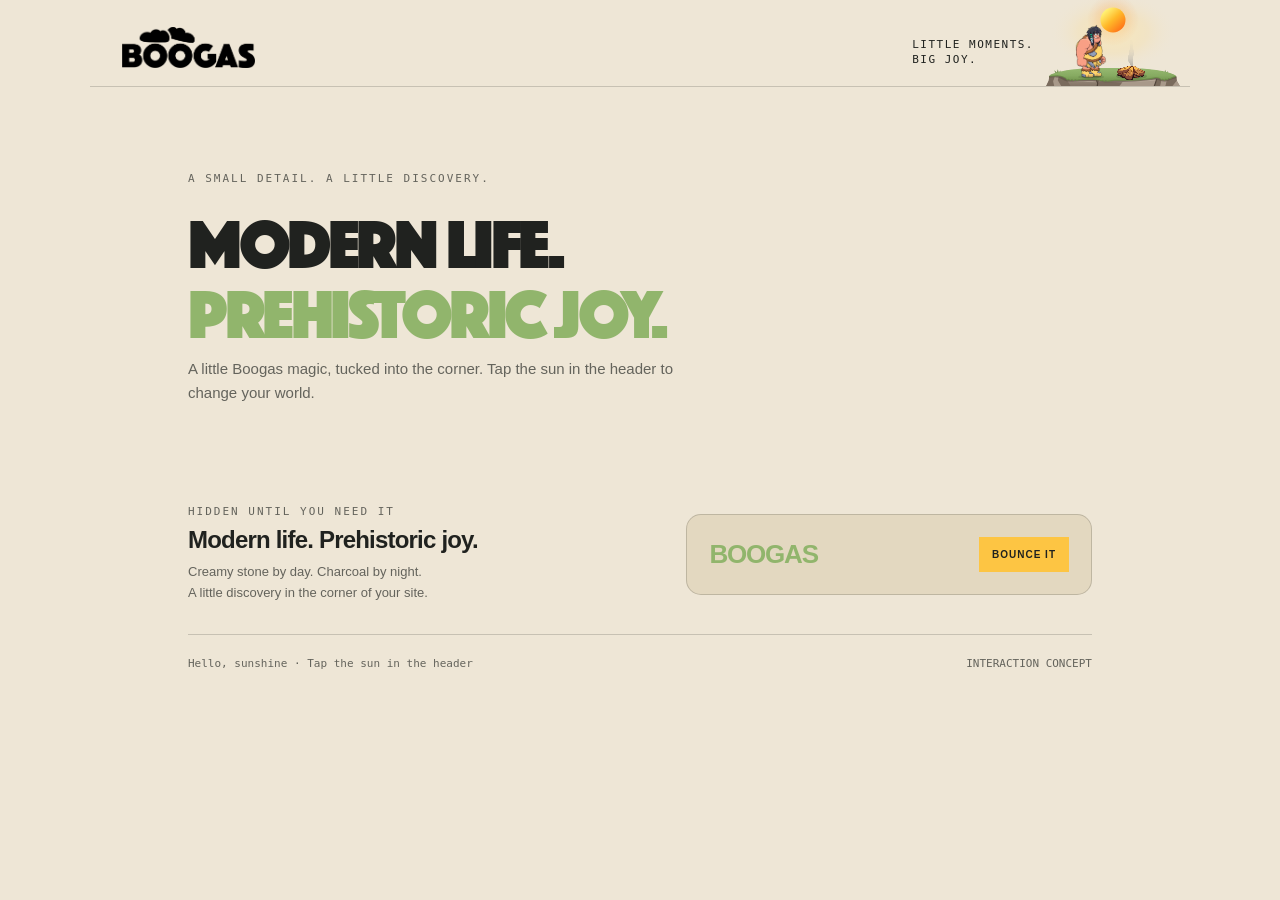
<file: index.html>
<!doctype html>
<html lang="en">
<head>
  <meta charset="utf-8">
  <meta name="viewport" content="width=device-width,initial-scale=1">
  <meta name="theme-color" content="#EEE6D6">
  <title>Boogas — Drag the Sun</title>
  <link rel="preload" as="image" href="assets/boogas-logo.webp">
  <link rel="preload" as="image" href="assets/fireplace-sheet.webp">
  <style>
    @font-face {
      font-family: Boogas;
      src: url('assets/boogas.otf');
      font-display: swap;
    }

    * {
      box-sizing: border-box;
    }

    [hidden] {
      display: none !important;
    }

    body {
      margin: 0;
      background: var(--paper);
      color: var(--ink);
      font-family: Arial, sans-serif;
      --paper: #eee6d6;
      --ink: #20221f;
      --green: #91b56c;
      --line: #20221f30;
      --soft: #20221f99;
      --panel: #e3d8c0;
      --logo: brightness(0);
      transition: background-color 0.08s linear, color 0.08s linear;
    }

    button, input {
      -webkit-tap-highlight-color: transparent;
    }

    button {
      font: inherit;
      cursor: pointer;
    }

    button:focus-visible,
    input:focus-visible,
    .header-stage:focus-visible {
      outline: 3px solid #b78d29;
      outline-offset: 5px;
    }

    header {
      max-width: 1100px;
      margin: auto;
      padding: 0 32px;
      display: flex;
      align-items: flex-end;
      justify-content: space-between;
      border-bottom: 1px solid var(--line);
      position: relative;
      z-index: 5;
      gap: 20px;
    }

    .brand-logo {
      width: 133px;
      filter: var(--logo, brightness(0));
      margin-bottom: 18px;
      flex-shrink: 0;
    }

    .header-right {
      margin-left: auto;
      display: flex;
      align-items: flex-end;
      gap: 8px;
    }

    .edition {
      font: 11px monospace;
      text-transform: uppercase;
      letter-spacing: 1.5px;
      line-height: 1.35;
      margin-bottom: 18px;
      color: var(--ink);
    }

    /* Interactive Top-Right Boogas Campfire & Sky Header Stage */
    .header-stage {
      position: relative;
      width: 142px;
      height: 108px;
      margin-top: -22px;
      margin-right: -26px;
      cursor: pointer;
      user-select: none;
      touch-action: none;
      flex-shrink: 0;
    }

    .header-stage.dragging {
      cursor: grabbing;
    }

    .stage-svg {
      width: 100%;
      height: 100%;
      display: block;
      overflow: visible;
    }

    /* Animated Fireplace Canvas layered directly on the mossy stone ledge */
    .fireplace-canvas {
      position: absolute;
      left: 75px;
      top: 53.5px;
      width: 29px;
      height: 48px;
      pointer-events: none;
      z-index: 3;
    }

    main {
      max-width: 960px;
      margin: auto;
      padding: 85px 28px 28px;
    }

    .eyebrow {
      font: 11px monospace;
      letter-spacing: 2px;
      text-transform: uppercase;
      color: var(--soft);
    }

    h1 {
      font-family: Boogas, Arial, sans-serif;
      font-weight: 400;
      font-size: clamp(42px, 7vw, 70px);
      letter-spacing: -3.5px;
      line-height: 1;
      margin: 15px 0 17px;
      max-width: 700px;
    }

    p {
      line-height: 1.6;
    }

    .intro {
      color: var(--soft);
      font-size: 15px;
      max-width: 520px;
      margin-bottom: 28px;
    }

    .preview {
      margin-top: 70px;
      display: grid;
      grid-template-columns: 1.15fr 1fr;
      gap: 32px;
      align-items: center;
      padding: 30px 0;
      border-bottom: 1px solid var(--line);
    }

    .preview h2 {
      font-size: 24px;
      letter-spacing: -0.8px;
      margin: 8px 0;
    }

    .preview p {
      font-size: 13px;
      color: var(--soft);
      margin: 0;
    }

    .sample {
      background: var(--panel);
      border: 1px solid var(--line);
      border-radius: 15px;
      padding: 22px;
      display: flex;
      align-items: center;
      justify-content: space-between;
      gap: 15px;
    }

    .sample strong {
      color: var(--green);
      font-size: 26px;
      letter-spacing: -1.2px;
    }

    .sample span {
      background: #fdc543;
      color: #20221f;
      font-size: 10px;
      font-weight: bold;
      letter-spacing: 1px;
      padding: 12px 13px;
      white-space: nowrap;
    }

    footer {
      font: 11px monospace;
      color: var(--soft);
      display: flex;
      justify-content: space-between;
      gap: 15px;
      padding: 20px 0;
      line-height: 1.6;
    }

    .sr {
      position: absolute;
      width: 1px;
      height: 1px;
      overflow: hidden;
      clip-path: inset(50%);
    }

    @media (max-width: 680px) {
      header {
        padding: 0 18px;
      }
      header .edition {
        display: none;
      }
      .brand-logo {
        width: 112px;
        margin-bottom: 14px;
      }
      .header-stage {
        width: 130px;
        height: 99px;
        margin-top: -20px;
        margin-right: -8px;
      }
      .fireplace-canvas {
        left: 69px;
        top: 49px;
        width: 26.5px;
        height: 44px;
      }
      main {
        padding: 65px 18px 18px;
      }
      h1 {
        font-size: 45px;
        letter-spacing: -1px;
      }
      .intro {
        font-size: 14px;
      }
      .preview {
        margin-top: 40px;
        grid-template-columns: 1fr;
        gap: 18px;
      }
      .sample {
        padding: 20px;
      }
      footer {
        flex-wrap: wrap;
      }
    }
  </style>
</head>
<body>
  <header>
    <img class="brand-logo" src="assets/boogas-logo.webp" alt="Boogas">
    <div class="header-right">
      <div class="edition">Little moments.<br>Big joy.</div>

      <!-- Interactive Boogas Header Scene: Sitting Booga on Land + Bonfire + Pure SVG Sun & Animations Moon -->
      <div id="header-stage" class="header-stage" role="button" tabindex="0" aria-label="Boogas day and night sky control. Tap to make Nomad hit the sun or moon into orbit.">
        <svg class="stage-svg" id="stage-svg" viewBox="0 0 142 108" aria-hidden="true">
          <defs>
            <!-- Clip path aligned flush with the bottom of the header so the orb sets cleanly behind the land -->
            <clipPath id="skyStageClip">
              <rect x="-30" y="-80" width="202" height="188"/>
            </clipPath>

            <!-- Ambient Day / Golden Hour / Night Sky Backdrop Glows -->
            <radialGradient id="daySkyAura" cx="50%" cy="50%" r="50%">
              <stop offset="0%" stop-color="#fff4c2" stop-opacity="0.55"/>
              <stop offset="55%" stop-color="#ffd97d" stop-opacity="0.18"/>
              <stop offset="100%" stop-color="#eee6d6" stop-opacity="0"/>
            </radialGradient>

            <radialGradient id="duskSkyAura" cx="50%" cy="50%" r="50%">
              <stop offset="0%" stop-color="#ff9a44" stop-opacity="0.52"/>
              <stop offset="58%" stop-color="#e05a36" stop-opacity="0.16"/>
              <stop offset="100%" stop-color="#20221f" stop-opacity="0"/>
            </radialGradient>

            <radialGradient id="nightSkyAura" cx="50%" cy="50%" r="50%">
              <stop offset="0%" stop-color="#2b3566" stop-opacity="0.55"/>
              <stop offset="58%" stop-color="#1d2238" stop-opacity="0.22"/>
              <stop offset="100%" stop-color="#20221f" stop-opacity="0"/>
            </radialGradient>

            <!-- PURE SVG LINELESS SUN GRADIENTS (Exact 2D linear-gradient + soft bloom formula matching Symbol 8 Moon) -->
            <radialGradient id="sunOuterBloom" cx="50%" cy="50%" r="50%">
              <stop offset="0%" stop-color="#ffc83b" stop-opacity="0.50"/>
              <stop offset="45%" stop-color="#ff9a24" stop-opacity="0.20"/>
              <stop offset="78%" stop-color="#ff7b18" stop-opacity="0.06"/>
              <stop offset="100%" stop-color="#ff6200" stop-opacity="0"/>
            </radialGradient>

            <linearGradient id="sunFillGrad" x1="18%" y1="14%" x2="84%" y2="86%">
              <stop offset="0%" stop-color="#FFF275"/>
              <stop offset="48%" stop-color="#FFB929"/>
              <stop offset="100%" stop-color="#FF7619"/>
            </linearGradient>

            <!-- ANIMATIONS FOLDER MOON & STARS GRADIENTS (Exact Symbol 8 from DesertBG - Living Loop.fla) -->
            <!-- Crescent-shaped soft blur filter so moonlight radiates from the crescent itself with NO dot in the hollow center -->
            <filter id="moonCrescentGlow" x="-70%" y="-70%" width="240%" height="240%">
              <feGaussianBlur in="SourceGraphic" stdDeviation="11" result="moonBlur"/>
              <feComponentTransfer in="moonBlur" result="softMoonBlur">
                <feFuncA type="linear" slope="0.52"/>
              </feComponentTransfer>
              <feMerge>
                <feMergeNode in="softMoonBlur"/>
                <feMergeNode in="SourceGraphic"/>
              </feMerge>
            </filter>

            <linearGradient id="animMoonFill" x1="18%" y1="82%" x2="84%" y2="14%">
              <stop offset="0%" stop-color="#525CC7"/>
              <stop offset="22%" stop-color="#525CC7"/>
              <stop offset="100%" stop-color="#ADEEFF"/>
            </linearGradient>

            <filter id="starGlow" x="-50%" y="-50%" width="200%" height="200%">
              <feGaussianBlur stdDeviation="0.45" result="blur"/>
              <feMerge>
                <feMergeNode in="blur"/>
                <feMergeNode in="SourceGraphic"/>
              </feMerge>
            </filter>

            <!-- Warm Bonfire Light Pool on Land & Booga at Night -->
            <radialGradient id="fireGroundGlow" cx="50%" cy="50%" r="50%">
              <stop offset="0%" stop-color="#ff9d3b" stop-opacity="0.72"/>
              <stop offset="48%" stop-color="#ff651c" stop-opacity="0.34"/>
              <stop offset="100%" stop-color="#ff4500" stop-opacity="0"/>
            </radialGradient>

            <!-- Lineless Mossy Stone Ledge Gradients (using webpage green #91b56c + faceted warm stone, interpolated Day/Night) -->
            <linearGradient id="landGrad" x1="0%" y1="0%" x2="0%" y2="100%">
              <stop id="land-stop-0" offset="0%" stop-color="#96b970"/>
              <stop id="land-stop-1" offset="58%" stop-color="#87ab62"/>
              <stop id="land-stop-2" offset="100%" stop-color="#749750"/>
            </linearGradient>

            <linearGradient id="rockBaseGrad" x1="0%" y1="0%" x2="0%" y2="100%">
              <stop id="rock-stop-0" offset="0%" stop-color="#9e8f80"/>
              <stop id="rock-stop-1" offset="100%" stop-color="#847567"/>
            </linearGradient>
          </defs>

          <g clip-path="url(#skyStageClip)">
            <!-- 1. SKY AMBIENT AURAS -->
            <ellipse id="sky-day-aura" cx="71" cy="54" rx="64" ry="40" fill="url(#daySkyAura)"/>
            <ellipse id="sky-dusk-aura" cx="71" cy="68" rx="68" ry="42" fill="url(#duskSkyAura)" opacity="0"/>
            <ellipse id="sky-night-aura" cx="71" cy="55" rx="66" ry="42" fill="url(#nightSkyAura)" opacity="0"/>

            <!-- Subtle Tiny Pinprick Stars (tucked lower in the sky, well away from the top edge) -->
            <g id="night-stars" opacity="0" filter="url(#starGlow)">
              <circle class="twinkle-star" data-phase="0.0" cx="22" cy="54" r="0.65" fill="#d8eeff"/>
              <circle class="twinkle-star" data-phase="1.3" cx="31" cy="45" r="0.75" fill="#b8dcff"/>
              <circle class="twinkle-star" data-phase="2.4" cx="18" cy="68" r="0.55" fill="#d8eeff"/>
              <circle class="twinkle-star" data-phase="0.8" cx="54" cy="48" r="0.60" fill="#a8d8ff"/>
              <circle class="twinkle-star" data-phase="1.9" cx="92" cy="44" r="0.70" fill="#d8eeff"/>
              <circle class="twinkle-star" data-phase="3.1" cx="110" cy="48" r="0.80" fill="#b8dcff"/>
              <circle class="twinkle-star" data-phase="0.5" cx="122" cy="58" r="0.65" fill="#d8eeff"/>
              <circle class="twinkle-star" data-phase="2.1" cx="114" cy="70" r="0.55" fill="#a8d8ff"/>
            </g>

            <!-- 2. CELESTIAL ORBIT LAYER (Behind the Grassy Bump so Sun & Moon set/rise behind the land!) -->
            <!-- PURE SVG LINELESS SUN (Exact 2D linear-gradient + soft bloom matching Symbol 8 Moon, zero outlines) -->
            <g id="sun-orb" transform="translate(71, 42)">
              <g id="sun-shape">
                <circle cx="0" cy="0" r="26" fill="url(#sunOuterBloom)"/>
                <circle cx="0" cy="0" r="12.5" fill="url(#sunFillGrad)"/>
              </g>
            </g>

            <!-- ANIMATIONS FOLDER MOON (Exact vector & gradient from DesertBG Symbol 8, zero outlines, crescent-only glow) -->
            <g id="moon-orb" transform="translate(71, 142)">
              <g id="moon-shape">
                <g transform="scale(0.32) translate(-74.8, -78.5)" filter="url(#moonCrescentGlow)">
                  <path d="M 104.95 50.80 Q 105.35 51.00 105.80 50.85 Q 106.30 50.70 106.50 50.30 Q 106.85 49.65 106.40 49.05 Q 100.35 41.80 91.35 38.45 Q 82.65 35.25 73.20 36.35 Q 63.60 37.45 55.50 42.75 Q 46.85 48.40 41.65 57.70 Q 33.10 72.80 37.75 89.55 Q 42.40 106.25 57.50 114.80 Q 65.00 119.05 73.65 119.95 Q 88.15 121.65 99.80 114.20 Q 110.95 107.05 113.90 95.20 Q 114.10 94.45 113.70 93.80 Q 113.30 93.15 112.55 92.95 Q 111.60 92.65 110.80 93.40 Q 106.65 97.45 100.25 99.95 Q 94.45 102.25 88.15 102.85 Q 73.05 104.25 65.85 96.60 Q 59.85 90.30 59.70 78.35 Q 59.65 69.45 64.25 62.25 Q 68.45 55.65 75.70 51.70 Q 82.70 47.85 90.45 47.55 Q 98.50 47.25 104.95 50.80 Z"
                        fill="url(#animMoonFill)"/>
                </g>
              </g>
            </g>

            <!-- 3. LINELESS MOSSY STONE LEDGE (Concept 02 without outlines, flush with header border y=108) -->
            <g id="land-mound">
              <!-- A. FACETED STONE CLIFF BASE (Zero outlines — sculpted with light/mid/shadow rock planes) -->
              <g id="stone-ledge">
                <!-- Main rock silhouette base -->
                <path id="rock-base" d="M 4.2 108 L 6.8 102.6 L 7.2 98.2 L 134.2 98.5 L 134.8 102.8 L 137.8 108 Z" fill="url(#rockBaseGrad)"/>

                <!-- Left outer dark chiseled rock face -->
                <path class="rock-dark" d="M 4.2 108 L 6.8 102.6 L 7.2 98.2 L 13.0 98.2 L 11.2 103.2 L 12.2 108 Z" fill="#78695b"/>
                <!-- Left diagonal shadow facet -->
                <path class="rock-dark" d="M 16.5 98.2 L 22.8 98.5 L 28.5 108 L 19.2 108 L 15.8 102.5 Z" fill="#7c6d5f"/>
                <!-- Left-center sunlit stone bevel -->
                <path class="rock-light" d="M 13.0 98.2 L 16.5 98.2 L 15.8 102.5 L 19.2 108 L 12.2 108 L 11.2 103.2 Z" fill="#a8998a"/>
                <path class="rock-light" d="M 27.5 101.2 L 54.8 101.8 L 53.5 104.2 L 32.0 103.6 Z" fill="#aea090"/>

                <!-- Center-left stone shadow plane next to left crevice -->
                <path class="rock-dark" d="M 55.2 101.8 L 82.0 102.2 L 77.5 108 L 55.8 108 Z" fill="#7e6f61"/>
                <!-- Center-right sunlit stone slab + top bevel highlight -->
                <path class="rock-light" d="M 82.0 102.2 L 114.2 101.2 L 112.6 108 L 77.5 108 Z" fill="#a59687"/>
                <path class="rock-bevel" d="M 56.5 102.0 L 114.2 101.0 L 113.5 102.8 L 81.5 104.2 L 57.2 103.4 Z" fill="#b6a798"/>

                <!-- Right stone block facets -->
                <path class="rock-dark" d="M 112.6 108 L 114.8 101.2 L 121.0 101.5 L 118.2 108 Z" fill="#7a6b5d"/>
                <path class="rock-light" d="M 119.5 101.5 L 126.5 101.2 L 123.5 108 L 118.2 108 Z" fill="#a69788"/>
                <path class="rock-dark" d="M 125.0 100.8 L 134.2 98.5 L 134.8 102.8 L 130.5 108 L 123.5 108 Z" fill="#766759"/>
                <path class="rock-light" d="M 134.8 102.8 L 137.8 108 L 130.5 108 Z" fill="#9c8d7e"/>

                <!-- Soft cast shadow under the overhanging moss lip -->
                <path id="rock-overhang-shadow" d="M 7.0 98.0 L 134.3 98.4 L 134.5 100.2 C 130.5 100.5, 127.0 102.6, 123.5 103.4 C 119.5 103.8, 116.5 101.6, 113.0 101.5 C 102.0 103.2, 85.0 104.0, 66.0 104.2 C 59.5 104.4, 55.0 102.8, 46.0 103.0 C 37.5 103.2, 31.5 104.0, 25.0 103.4 C 21.0 102.6, 19.0 99.6, 14.5 99.4 C 11.0 99.2, 8.8 99.8, 7.0 99.4 Z" fill="#5e5145" opacity="0.65"/>

                <!-- Lineless rock crevices (left-center & right-center vertical splits) -->
                <path class="rock-crevice" d="M 54.8 101.6 L 56.3 105.0 L 55.9 108 L 54.6 108 L 55.1 105.2 L 54.0 102.2 Z" fill="#4f4339"/>
                <path class="rock-crevice" d="M 115.2 100.8 L 114.2 104.6 L 112.9 108 L 111.7 108 L 113.0 104.4 L 114.1 101.2 Z" fill="#4f4339"/>
              </g>

              <!-- B. LINELESS MOSSY TURF BLANKET & OVERHANGING GRASS TUFTS -->
              <!-- Tiny 3-blade lineless grass tufts on left and right shoulders -->
              <path class="moss-lip" d="M 13.8 95.8 L 12.2 92.2 L 14.9 94.4 L 15.8 91.3 L 16.7 94.3 L 18.9 92.4 L 17.6 95.8 Z" fill="#688846"/>
              <path class="moss-lip" d="M 121.2 96.2 L 119.8 92.8 L 122.3 94.8 L 123.2 91.8 L 124.1 94.8 L 126.2 93.0 L 125.0 96.2 Z" fill="#688846"/>

              <!-- Darker green underside rim of the overhanging moss blanket (creates crisp scalloped grass tips without outlines) -->
              <path id="moss-underside" class="moss-lip" d="
                M 6.8 98.2
                C 11.5 95.0, 24.0 92.2, 42.0 91.0
                C 56.0 90.2, 86.0 90.2, 100.0 91.0
                C 118.0 92.2, 130.0 95.2, 134.5 98.5
                C 133.2 99.6, 131.5 99.4, 129.8 100.4
                L 128.2 101.6 L 127.2 100.8 L 125.5 102.5 L 124.2 101.5 L 122.6 103.0 L 121.2 101.8 L 119.5 102.4 L 118.2 101.0
                C 116.5 100.2, 114.5 99.8, 112.2 100.4
                C 104.5 102.0, 92.0 102.8, 76.0 102.8
                C 70.5 102.8, 67.2 103.5, 65.2 103.8
                L 63.8 102.9 L 62.2 103.9 L 60.6 102.8 L 59.0 103.4 L 57.5 102.3
                C 53.0 101.8, 44.5 101.8, 36.5 102.2
                L 34.8 102.9 L 33.4 102.0 L 31.6 103.2 L 30.0 102.1 L 28.2 103.1 L 26.8 101.8 L 25.0 102.4 L 23.8 100.8
                C 21.8 99.5, 19.8 98.4, 16.5 98.2
                C 13.0 98.0, 9.5 98.8, 6.8 98.2 Z" fill="#688846"/>

              <!-- Main sunlit mossy turf surface (using webpage #91b56c green gradient) -->
              <path id="land-hill" d="
                M 7.2 97.5
                C 12.0 94.5, 24.5 91.8, 42.0 90.6
                C 56.0 89.8, 86.0 89.8, 100.0 90.6
                C 117.5 91.8, 129.5 94.6, 134.0 97.8
                C 132.5 98.7, 130.8 98.6, 129.0 99.6
                L 127.6 100.6 L 126.6 99.9 L 125.0 101.4 L 123.8 100.5 L 122.2 101.8 L 120.8 100.8 L 119.2 101.3 L 118.0 100.0
                C 116.2 99.2, 114.2 98.9, 111.8 99.5
                C 104.0 101.0, 91.8 101.8, 76.0 101.8
                C 70.5 101.8, 67.2 102.4, 65.2 102.7
                L 63.8 101.9 L 62.2 102.8 L 60.6 101.8 L 59.0 102.3 L 57.5 101.3
                C 53.0 100.8, 44.5 100.8, 36.5 101.2
                L 34.8 101.8 L 33.4 101.0 L 31.6 102.1 L 30.0 101.1 L 28.2 102.0 L 26.8 100.8 L 25.0 101.3 L 23.8 99.8
                C 21.8 98.6, 19.8 97.6, 16.5 97.4
                C 13.0 97.2, 9.8 98.0, 7.2 97.5 Z" fill="url(#landGrad)"/>

              <!-- Soft layered contact shadow under the campfire logs -->
              <ellipse id="fire-shadow-outer" cx="89.5" cy="98.2" rx="15.5" ry="3.0" fill="#1d2814" opacity="0.18"/>
              <ellipse id="fire-shadow-inner" cx="89.5" cy="98.0" rx="11.8" ry="2.0" fill="#141c0d" opacity="0.28"/>

              <!-- Dynamic Warm Bonfire Light Pool on the Mossy Ledge (flickers when bonfire is lit!) -->
              <ellipse id="fire-ground-glow" cx="89.5" cy="97.8" rx="20" ry="5.5" fill="url(#fireGroundGlow)" opacity="0"/>
            </g>

            <!-- 4. STANDING BOOGA (NOMAD) NEXT TO THE FIRE -->
            <!-- Placed on the mossy stone ledge next to the bonfire -->
            <g id="nomad-root" transform="translate(48.5, 99.6) scale(0.094) translate(-355, -691)">
              <!-- Soft layered contact shadow under Nomad's boots (reacts when Nomad jumps!) -->
              <ellipse id="np-shadow-outer" cx="362" cy="684" rx="136" ry="24" fill="#1d2814" opacity="0.20"/>
              <ellipse id="np-shadow" cx="362" cy="683" rx="106" ry="16" fill="#141c0d" opacity="0.30"/>

              <!-- Whole-body jumper & squash/stretch group (exact Nomad.ai layer hierarchy) -->
              <g id="np-body-mover">
                <!-- 1. RArm (at the very back, behind RLeg/LLeg/Skirt & Body; RFoream+RHand behind URarm) -->
                <g id="np-torso-back">
                  <g id="np-rarm">
                    <g id="np-relbow">
                      <image id="np-rforearm-fist" href="assets/nomad-puppet/rforearm_crop.webp" x="370" y="375" width="148" height="184"/>
                      <image id="np-rforearm-open" href="assets/nomad-puppet/rforearm_open_crop.webp" x="370" y="375" width="162" height="207" opacity="0"/>
                      <image id="np-rforearm-scratch" href="assets/nomad-puppet/rforearm_scratch_crop.webp" x="370" y="375" width="151" height="193" opacity="0"/>
                    </g>
                    <image href="assets/nomad-puppet/urarm_crop.webp" x="353" y="270" width="120" height="178"/>
                  </g>
                </g>

                <!-- 2. RLeg + LLeg + Skirt (Lower Body) -->
                <g id="np-legs">
                  <image href="assets/nomad-puppet/lower_body_crop.webp" x="236" y="417" width="239" height="273"/>
                </g>

                <!-- 3. Articulated Upper Body (waist pivot 540, 740 in 1150pt space) -->
                <g id="np-torso">
                  <!-- Body: Yellow Tunic with Fur Collar, Back Tunic & Stitched Grey Patches -->
                  <image href="assets/nomad-puppet/body_crop.webp" x="200" y="236" width="288" height="291"/>

                  <!-- LArm: LHand + LForearm behind ULarm -->
                  <g id="np-larm">
                    <g id="np-lelbow">
                      <image id="np-lforearm-fist" href="assets/nomad-puppet/lforearm_crop.webp" x="201" y="374" width="119" height="201"/>
                      <image id="np-lforearm-open" href="assets/nomad-puppet/lforearm_open_crop.webp" x="201" y="374" width="133" height="225" opacity="0"/>
                      <image id="np-lforearm-scratch" href="assets/nomad-puppet/lforearm_scratch_crop.webp" x="201" y="374" width="126" height="207" opacity="0"/>
                    </g>
                    <image href="assets/nomad-puppet/ularm_crop.webp" x="202" y="270" width="150" height="176"/>
                  </g>

                  <!-- Head: Hair Back + Head Right -> Eyes -> Nose -> Mouth -> Brows -> Hair -> Earring -->
                  <g id="np-head">
                    <image href="assets/nomad-puppet/head_base_crop.webp" x="328" y="170" width="143" height="180"/>
                    <image id="np-eyes-open" href="assets/nomad-puppet/eyes_open_crop.webp" x="396" y="213" width="52" height="31"/>
                    <g id="np-pupils">
                      <image href="assets/nomad-puppet/pupils_crop.webp" x="405" y="224" width="37" height="17"/>
                    </g>
                    <image id="np-eyes-closed" href="assets/nomad-puppet/eyes_closed_crop.webp" x="396" y="213" width="52" height="31" opacity="0"/>
                    <image href="assets/nomad-puppet/nose_crop.webp" x="416" y="234" width="39" height="32"/>
                    <image id="np-mouth" href="assets/nomad-puppet/viseme_Closed_crop.webp" x="389" y="257" width="71" height="20"/>
                    <g id="np-brows">
                      <image href="assets/nomad-puppet/brows_crop.webp" x="381" y="200" width="76" height="24"/>
                    </g>
                    <image href="assets/nomad-puppet/hair_front_crop.webp" x="309" y="130" width="165" height="250"/>
                    <g id="np-earring">
                      <image href="assets/nomad-puppet/earring_crop.webp" x="344" y="197" width="42" height="136"/>
                    </g>
                  </g>
                </g>
              </g>
            </g>
          </g>
        </svg>

        <!-- 5. ANIMATIONS FOLDER BONFIRE CANVAS (Plays Fireplace0001..0098 from Animations/Fireplace) -->
        <canvas id="fireplace-canvas" class="fireplace-canvas" width="238" height="403" aria-hidden="true"></canvas>
      </div>
    </div>
  </header>

  <main>
    <div class="eyebrow">A small detail. A little discovery.</div>
    <h1>MODERN LIFE.<br><span style="color:#91b56c">PREHISTORIC JOY.</span></h1>
    <p class="intro">A little Boogas magic, tucked into the corner. Tap the sun in the header to change your world.</p>

    <section class="preview">
      <div>
        <div class="eyebrow">Hidden until you need it</div>
        <h2>Modern life. Prehistoric joy.</h2>
        <p>Creamy stone by day. Charcoal by night.<br>A little discovery in the corner of your site.</p>
      </div>
      <div class="sample">
        <strong>BOOGAS</strong>
        <span>BOUNCE IT</span>
      </div>
    </section>

    <footer>
      <span id="status">Tap the sun in the header · Nomad hits it into orbit</span>
      <span>INTERACTION CONCEPT</span>
    </footer>
  </main>

  <script>
    (() => {
      const $ = id => document.getElementById(id);
      const stage = $('header-stage');
      const reduceMotion = matchMedia('(prefers-reduced-motion: reduce)');

      const clamp = (x, a = 0, b = 1) => Math.max(a, Math.min(b, x));
      const lerp = (a, b, t) => a + (b - a) * t;
      const rgb = h => h.match(/[a-f\d]{2}/gi).map(x => parseInt(x, 16));
      function mix(a, b, t) {
        a = rgb(a);
        b = rgb(b);
        return 'rgb(' + a.map((x, i) => Math.round(x + (b[i] - x) * t)).join(',') + ')';
      }

      // Rigged Nomad helper (converts 1150pt rig coordinates into 750px SVG puppet space)
      const PUPPET_SCALE = 750 / 1150;
      const svgPivot = (px1150, py1150, deg = 0, dx1150 = 0, dy1150 = 0) => {
        const px = px1150 * PUPPET_SCALE;
        const py = py1150 * PUPPET_SCALE;
        const dx = dx1150 * PUPPET_SCALE;
        const dy = dy1150 * PUPPET_SCALE;
        return `translate(${(px + dx).toFixed(2)} ${(py + dy).toFixed(2)}) rotate(${deg.toFixed(2)}) translate(${(-px).toFixed(2)} ${(-py).toFixed(2)})`;
      };

      const VISEMES = {
        Closed:    { href: 'assets/nomad-puppet/viseme_Closed_crop.webp',    x: 389, y: 257, w: 71, h: 20 },
        Ee:        { href: 'assets/nomad-puppet/viseme_Ee_crop.webp',        x: 399, y: 265, w: 58, h: 27 },
        Ah:        { href: 'assets/nomad-puppet/viseme_Ah_crop.webp',        x: 393, y: 263, w: 67, h: 33 },
        Surprised: { href: 'assets/nomad-puppet/viseme_Surprised_crop.webp', x: 422, y: 268, w: 22, h: 23 }
      };

      let currentViseme = 'Closed';
      const mouthEl = $('np-mouth');
      function setViseme(name) {
        if (currentViseme === name || !VISEMES[name]) return;
        currentViseme = name;
        const v = VISEMES[name];
        mouthEl.setAttribute('href', v.href);
        mouthEl.setAttribute('x', v.x);
        mouthEl.setAttribute('y', v.y);
        mouthEl.setAttribute('width', v.w);
        mouthEl.setAttribute('height', v.h);
      }

      // ========================================================================
      // 1. ANIMATIONS FOLDER BONFIRE SPRITESHEET PLAYER (Fireplace0001..0098)
      // ========================================================================
      // Clips from Fireplace 2.fla:
      // - fire_idle:  frames 0..29  (Lit roaring bonfire loop for Night mode)
      // - extinguish: frames 30..38 (Fire dying down into smoke for Night -> Day)
      // - smoke_idle: frames 39..89 (Unlit logs + gently rising smoke loop for Day mode)
      // - ignite:     frames 90..97 (Spark igniting smoke into roaring fire for Day -> Night)
      const fireCanvas = $('fireplace-canvas');
      const fireCtx = fireCanvas.getContext('2d');
      const fireSheet = new Image();
      fireSheet.src = 'assets/fireplace-sheet.webp';
      let fireSheetLoaded = false;
      fireSheet.onload = () => {
        fireSheetLoaded = true;
        drawFireFrame(fireFrameIndex);
      };

      let fireClip = 'smoke_idle';
      let fireFrameIndex = 40;
      let lastFireStep = performance.now();
      const FIRE_FPS = 30;

      function setFireTargetNight(isNight, immediate = false) {
        if (immediate) {
          fireClip = isNight ? 'fire_idle' : 'smoke_idle';
          fireFrameIndex = isNight ? 0 : 40;
          return;
        }
        if (isNight && (fireClip === 'smoke_idle' || fireClip === 'extinguish')) {
          fireClip = 'ignite';
          fireFrameIndex = 90;
        } else if (!isNight && (fireClip === 'fire_idle' || fireClip === 'ignite')) {
          fireClip = 'extinguish';
          fireFrameIndex = 30;
        }
      }

      function stepFireplace(now) {
        if (now - lastFireStep >= 1000 / FIRE_FPS) {
          lastFireStep = now;
          if (fireClip === 'fire_idle') {
            fireFrameIndex = (fireFrameIndex + 1) % 30;
          } else if (fireClip === 'extinguish') {
            fireFrameIndex++;
            if (fireFrameIndex > 38) {
              fireClip = 'smoke_idle';
              fireFrameIndex = 39;
            }
          } else if (fireClip === 'smoke_idle') {
            fireFrameIndex++;
            if (fireFrameIndex > 89 || fireFrameIndex < 39) fireFrameIndex = 39;
          } else if (fireClip === 'ignite') {
            fireFrameIndex++;
            if (fireFrameIndex > 97) {
              fireClip = 'fire_idle';
              fireFrameIndex = 0;
            }
          }
          drawFireFrame(fireFrameIndex);
        }
      }

      function drawFireFrame(frameIdx) {
        if (!fireSheetLoaded) return;
        const fw = 238, fh = 403, cols = 10;
        const col = frameIdx % cols;
        const row = Math.floor(frameIdx / cols);
        fireCtx.clearRect(0, 0, fw, fh);
        fireCtx.drawImage(fireSheet, col * fw, row * fh, fw, fh, 0, 0, fw, fh);
      }

      // ========================================================================
      // 2. CELESTIAL ORBIT WHEEL & PAGE THEME SYNCHRONIZATION
      // ========================================================================
      // wheelDeg:
      //   0 deg   = Day (Sun at top perch (162, 32), Moon hidden below land at (162, 164))
      //   180 deg = Night (Moon at top perch (162, 32), Sun hidden below land at (162, 164))
      //   Every hit rotates wheelDeg forward by +180 deg so the active orb sets on the right
      //   behind the land mound while the new orb rises on the left from behind the land mound!
      let wheelDeg = 0;
      let targetStopIndex = 0; // even = Day, odd = Night
      let actionState = null;  // { mode: 'hit' | 'settle', startTime, fromDeg, toDeg, toNight }
      let dragging = false;
      let dragStartX = 0;
      let dragStartY = 0;
      let dragStartDeg = 0;
      let dragUx = 0;
      let dragUy = 1;
      let dragDir = 1;
      let pointerMoved = false;

      const ORBIT_CX = 71;
      const ORBIT_CY = 92;
      const ORBIT_RX = 31;
      const ORBIT_RY = 50;

      function getNightFactorFromWheel(deg) {
        // Maps 0 deg -> 0 (Day), 180 deg -> 1 (Night), 360 deg -> 0 (Day) smoothly
        const rad = (deg * Math.PI) / 180;
        return (1 - Math.cos(rad)) * 0.5;
      }

      function applyWorldTheme(deg, remember = false) {
        wheelDeg = deg;
        const t = getNightFactorFromWheel(deg); // 0 = Day, 1 = Night
        const fade = clamp((t - 0.12) / 0.88);
        const dark = fade * fade * (3 - 2 * fade);
        const dusk = Math.sin(t * Math.PI);

        // Update CSS variables on body (matching boogas-drag-the-sun.expertcarp2.chatgpt.site)
        document.body.style.setProperty('--paper', mix('EEE6D6', '20221F', dark));
        document.body.style.setProperty('--ink', mix('20221F', 'EEE6D6', dark));
        document.body.style.setProperty('--panel', mix('E3D8C0', '2B3026', dark));
        document.body.style.setProperty('--line', dark > 0.5 ? '#eee6d630' : '#20221f30');
        document.body.style.setProperty('--soft', dark > 0.5 ? '#eee6d6aa' : '#20221faa');
        document.body.style.setProperty('--logo', dark > 0.5 ? 'brightness(0) invert(1)' : 'brightness(0)');

        const themeMeta = document.querySelector('meta[name="theme-color"]');
        if (themeMeta) themeMeta.setAttribute('content', dark > 0.5 ? '#20221F' : '#EEE6D6');

        // Sky auras & stars
        $('sky-day-aura').setAttribute('opacity', (1 - dark).toFixed(3));
        $('sky-dusk-aura').setAttribute('opacity', (dusk * 0.92).toFixed(3));
        $('sky-night-aura').setAttribute('opacity', dark.toFixed(3));
        $('night-stars').setAttribute('opacity', clamp((dark - 0.25) / 0.75).toFixed(3));

        // Lineless Mossy Stone Ledge Day/Night palette interpolation
        $('land-stop-0').setAttribute('stop-color', mix('96B970', '4B5F3B', dark));
        $('land-stop-1').setAttribute('stop-color', mix('87AB62', '3B4C2E', dark));
        $('land-stop-2').setAttribute('stop-color', mix('749750', '2D3B22', dark));
        const mossLipColor = mix('688846', '24301B', dark);
        document.querySelectorAll('.moss-lip').forEach(el => el.setAttribute('fill', mossLipColor));

        $('rock-stop-0').setAttribute('stop-color', mix('9E8F80', '4D463F', dark));
        $('rock-stop-1').setAttribute('stop-color', mix('847567', '38322D', dark));
        const rockDarkColor = mix('7A6B5D', '332E29', dark);
        const rockLightColor = mix('A8998A', '585048', dark);
        const rockBevelColor = mix('B6A798', '645B52', dark);
        const rockCreviceColor = mix('4F4339', '1E1A17', dark);
        document.querySelectorAll('.rock-dark').forEach(el => el.setAttribute('fill', rockDarkColor));
        document.querySelectorAll('.rock-light').forEach(el => el.setAttribute('fill', rockLightColor));
        document.querySelectorAll('.rock-bevel').forEach(el => el.setAttribute('fill', rockBevelColor));
        document.querySelectorAll('.rock-crevice').forEach(el => el.setAttribute('fill', rockCreviceColor));
        $('rock-overhang-shadow').setAttribute('fill', mix('5E5145', '221E1A', dark));

        // Position Sun & Moon along the 360° orbital wheel
        const sunAngleRad = ((deg - 90) * Math.PI) / 180;
        const moonAngleRad = ((deg + 90) * Math.PI) / 180;

        const sunX = ORBIT_CX + Math.cos(sunAngleRad) * ORBIT_RX;
        const sunY = ORBIT_CY + Math.sin(sunAngleRad) * ORBIT_RY;
        const moonX = ORBIT_CX + Math.cos(moonAngleRad) * ORBIT_RX;
        const moonY = ORBIT_CY + Math.sin(moonAngleRad) * ORBIT_RY;

        $('sun-orb').setAttribute('transform', `translate(${sunX.toFixed(2)}, ${sunY.toFixed(2)})`);
        $('moon-orb').setAttribute('transform', `translate(${moonX.toFixed(2)}, ${moonY.toFixed(2)})`);

        $('status').textContent =
          t < 0.35
            ? 'Hello, sunshine · Tap the sun in the header'
            : t < 0.75
            ? 'Golden hour by the campfire'
            : 'Late nights by the Boogas bonfire · Tap the moon';

        if (remember) {
          try {
            localStorage.setItem('boogas-sun-demo', dark > 0.5 ? '100' : '0');
          } catch {}
        }
      }

      // ========================================================================
      // 3. STANDING BOOGA RIG ANIMATION (Idle + Fun Idle Quirks + Uppercut Hit)
      // ========================================================================
      let idleQuirk = null; // { type: 'scratch_butt' | 'scratch_head', startTime, duration }
      let nextQuirkTime = performance.now() + 3400;
      let lastQuirkType = 'scratch_head';
      window.triggerBoogaQuirk = type => {
        idleQuirk = {
          type,
          startTime: performance.now(),
          duration: type === 'scratch_butt' ? 1750 : 1850
        };
      };

      function triggerBoogaHit() {
        idleQuirk = null;
        const nextStop = targetStopIndex + 1;
        const toNight = (nextStop % 2) === 1;
        targetStopIndex = nextStop;

        if (reduceMotion.matches) {
          setFireTargetNight(toNight, true);
          applyWorldTheme(targetStopIndex * 180, true);
          return;
        }

        actionState = {
          mode: 'hit',
          startTime: performance.now(),
          fromDeg: wheelDeg,
          toDeg: targetStopIndex * 180,
          toNight,
          sparkTriggered: false
        };
      }

      function tickScene(now) {
        stepFireplace(now);

        const sec = now * 0.001;

        // Twinkle night stars
        const starNodes = document.querySelectorAll('.twinkle-star');
        starNodes.forEach(st => {
          const ph = parseFloat(st.getAttribute('data-phase') || '0');
          const op = 0.22 + 0.58 * (0.5 + 0.5 * Math.sin(sec * 2.4 + ph * 2.1));
          st.setAttribute('opacity', op.toFixed(2));
        });

        // Flicker the warm bonfire ground light pool when fire is lit or igniting
        const isFireLit = fireClip === 'fire_idle' || fireClip === 'ignite';
        const tNight = getNightFactorFromWheel(wheelDeg);
        const flicker = 0.84 + 0.16 * Math.sin(sec * 19) * Math.cos(sec * 11);
        const glowOpacity = (isFireLit ? Math.max(0.35, tNight) : tNight * 0.3) * flicker;
        $('fire-ground-glow').setAttribute('opacity', glowOpacity.toFixed(3));

        // Base Standing Booga Pose next to the fire (centered at exact 0 deg Nomad.ai pose!)
        const breath = Math.sin(sec * 2.3);
        let torsoRot = breath * 0.5;
        let torsoDx = 0;
        let torsoDy = breath * 1.4;
        let headRot = Math.sin(sec * 1.6 - 0.4) * 1.2;
        let rarmRot = breath * 0.8;
        let rarmDx = 0;
        let rarmDy = 0;
        let relbowRot = Math.cos(sec * 2.3) * 1.0;
        let larmRot = -breath * 0.7;
        let larmDx = 0;
        let larmDy = 0;
        let lelbowRot = Math.sin(sec * 2.3) * 0.8;
        let lelbowDx = 0;
        let lelbowDy = 0;
        let legsRot = 0;
        let legsDx = 0;
        let browDy = 0;
        let browRot = 0;
        let pupilDx = 0;
        let pupilDy = 0;
        let jumpY = 0;
        let squashX = 1;
        let squashY = 1;
        let orbScaleX = 1;
        let orbScaleY = 1;
        let orbRot = 0;
        let lhandPose = 'fist';
        let rhandPose = 'fist';

        // Natural periodic blink
        const blinkCycle = (sec + 1.4) % 4.5;
        let isBlinking = blinkCycle > 4.32;

        // Active Jump-Uppercut Hit or Smooth Drag-Release Settle Sequence
        if (actionState && actionState.mode === 'settle') {
          const elapsed = now - actionState.startTime;
          const dur = actionState.duration || 360;
          const u = clamp(elapsed / dur);
          const easeOut = 1 - Math.pow(1 - u, 3);
          const curDeg = lerp(actionState.fromDeg, actionState.toDeg, easeOut);
          applyWorldTheme(curDeg, false);
          if (u >= 1) {
            applyWorldTheme(actionState.toDeg, true);
            actionState = null;
            nextQuirkTime = now + 4200 + Math.random() * 2200;
          }
        } else if (actionState) {
          const elapsed = now - actionState.startTime;
          const windupEnd = 280; // ms wind-up + coil hold: raises & cocks fist back before hitting!
          const hitTime = 410;   // ms airborne apex when fist smashes the Sun/Moon
          const landTime = 620;  // ms landing back on the turf
          const totalTime = 1100; // ms full orbital settle

          if (elapsed <= windupEnd) {
            // Phase 1: Wind-up — lean torso back & raise/cock the fist back toward his head/shoulder!
            const p = clamp(elapsed / windupEnd);
            // Fast snap into the cocked-back pose (first 55%), then brief coil hold so the eye clearly registers it
            const ease = p < 0.55
              ? 0.9 * (1 - Math.pow(1 - (p / 0.55), 2.5))
              : 0.9 + 0.1 * ((p - 0.55) / 0.45);

            jumpY = lerp(0, 15, ease);
            squashX = lerp(1, 1.07, ease);
            squashY = lerp(1, 0.91, ease);
            torsoRot = lerp(torsoRot, 16, ease);
            torsoDx = lerp(0, -22, ease);
            torsoDy = lerp(torsoDy, 9, ease);
            headRot = lerp(headRot, -12, ease);
            // Lift upper arm (-96 deg) & cock forearm UP and TO THE BACK (-76 deg) so fist is raised back beside his temple
            rarmRot = lerp(rarmRot, -96, ease);
            rarmDx = lerp(0, 8, ease);
            rarmDy = lerp(0, -8, ease);
            relbowRot = lerp(relbowRot, -76, ease);
            larmRot = lerp(larmRot, 26, ease);
            lelbowRot = lerp(lelbowRot, -14, ease);
            pupilDx = 2.5;
            pupilDy = -6;
            browDy = 4 * ease;
            setViseme('Closed');
          } else if (elapsed <= hitTime) {
            // Phase 2: Explosive jump & skyward uppercut uncoiling from the cocked-back fist into the Sun/Moon!
            const p = clamp((elapsed - windupEnd) / (hitTime - windupEnd));
            const easeOut = 1 - Math.pow(1 - p, 2.2);
            jumpY = lerp(15, -56, easeOut);
            squashX = lerp(1.07, 0.94, easeOut);
            squashY = lerp(0.91, 1.08, easeOut);
            torsoRot = lerp(16, -11, easeOut);
            torsoDx = lerp(-22, 8, easeOut);
            torsoDy = lerp(9, -6, easeOut);
            headRot = lerp(-12, -16, easeOut);
            rarmRot = lerp(-96, -110, easeOut);
            rarmDx = lerp(8, 2, easeOut);
            rarmDy = lerp(-8, 2, easeOut);
            relbowRot = lerp(-76, -10, easeOut);
            larmRot = lerp(26, 32, easeOut);
            lelbowRot = lerp(-14, 18, easeOut);
            pupilDx = 3.5;
            pupilDy = -8;
            browDy = lerp(4, -7, easeOut);
            setViseme(p > 0.3 ? 'Ah' : 'Closed');
          } else {
            // Phase 3: Impact, orbital launch behind the land mound & landing recovery
            if (!actionState.sparkTriggered) {
              actionState.sparkTriggered = true;
              setFireTargetNight(actionState.toNight, false);
            }

            const orbitElapsed = elapsed - hitTime;
            const orbitDur = totalTime - hitTime;
            const u = clamp(orbitElapsed / orbitDur);

            // Fast launch off the hit with a subtle springy overshoot settle at the end
            const c1 = 1.15;
            const c3 = c1 + 1;
            const springOut = 1 + c3 * Math.pow(u - 1, 3) + c1 * Math.pow(u - 1, 2);
            const easeOrbit = 0.22 * u + 0.78 * springOut;
            const curDeg = lerp(actionState.fromDeg, actionState.toDeg, easeOrbit);
            applyWorldTheme(curDeg, false);

            // Juicy squash-and-stretch on the struck orb during initial launch
            if (orbitElapsed < 210) {
              const k = 1 - orbitElapsed / 210;
              orbScaleX = 1 + 0.16 * k;
              orbScaleY = 1 - 0.12 * k;
              orbRot = 18 * k;
            }

            // Nomad descent from jump + soft landing squash + settle back to relaxed idle
            if (elapsed <= landTime) {
              const lp = clamp((elapsed - hitTime) / (landTime - hitTime));
              const fall = lp * lp;
              jumpY = lerp(-56, 10, fall);
              squashX = lerp(0.94, 1.06, fall);
              squashY = lerp(1.08, 0.93, fall);
              torsoRot = lerp(-11, 4, fall);
              torsoDx = lerp(8, 0, fall);
              headRot = lerp(-16, 2, fall);
              rarmRot = lerp(-110, 2, fall);
              rarmDx = lerp(2, 0, fall);
              relbowRot = lerp(-10, 4, fall);
              larmRot = lerp(32, 10, fall);
              lelbowRot = lerp(18, -2, fall);
            } else {
              const rp = clamp((elapsed - landTime) / (totalTime - landTime));
              const settle = 1 - Math.pow(1 - rp, 2.4);
              jumpY = lerp(10, 0, settle);
              squashX = lerp(1.06, 1, settle);
              squashY = lerp(0.93, 1, settle);
              torsoRot = lerp(4, 0, settle);
              headRot = lerp(2, 0, settle);
              rarmRot = lerp(2, 0, settle);
              relbowRot = lerp(4, 0, settle);
              larmRot = lerp(10, 0, settle);
              lelbowRot = lerp(-2, 0, settle);
            }

            pupilDx = Math.cos(u * Math.PI) * 5.5;
            pupilDy = Math.sin(u * Math.PI) * 3.5;
            setViseme(u < 0.38 ? 'Ee' : 'Closed');

            if (u >= 1) {
              applyWorldTheme(actionState.toDeg, true);
              actionState = null;
              nextQuirkTime = now + 4200 + Math.random() * 2200;
              setViseme('Closed');
            }
          }
        } else {
          // Fun periodic idle moments when Nomad is hanging out by the fire
          if (!dragging && !reduceMotion.matches && !idleQuirk && now >= nextQuirkTime) {
            const nextType = lastQuirkType === 'scratch_butt' ? 'scratch_head' : 'scratch_butt';
            lastQuirkType = nextType;
            idleQuirk = {
              type: nextType,
              startTime: now,
              duration: nextType === 'scratch_butt' ? 1750 : 1850
            };
          }

          if (idleQuirk) {
            const qElapsed = now - idleQuirk.startTime;
            const qp = clamp(qElapsed / idleQuirk.duration);
            if (qp >= 1) {
              idleQuirk = null;
              nextQuirkTime = now + 5200 + Math.random() * 3200;
              setViseme('Closed');
            } else {
              // Smooth envelope in (0..0.22), hold (0.22..0.78), and out (0.78..1.0)
              const env = qp < 0.22
                ? (qp / 0.22) * (qp / 0.22) * (3 - 2 * (qp / 0.22))
                : qp < 0.78
                ? 1
                : 1 - ((qp - 0.78) / 0.22) * ((qp - 0.78) / 0.22) * (3 - 2 * ((qp - 0.78) / 0.22));
              const scratchActive = qp >= 0.18 && qp <= 0.82
                ? Math.sin(((qp - 0.18) / 0.64) * Math.PI)
                : 0;
              const wave = Math.sin(qp * Math.PI * 9.5) * scratchActive;

              if (idleQuirk.type === 'scratch_butt') {
                // Nomad sticks his butt out slightly, squints with a relieved grin, and scrubs his butt cheek with his left scratch hand!
                torsoRot = lerp(torsoRot, -7.0 + wave * 2.2, env);
                torsoDx = lerp(0, 6, env);
                torsoDy = lerp(torsoDy, 3.5 + Math.abs(wave) * 2.4, env);
                legsRot = lerp(0, -5.0 + wave * 2.8, env);
                legsDx = lerp(0, -9 + wave * 3.5, env);
                headRot = lerp(headRot, 7.5 - wave * 2.8, env);
                // Keep shoulder seated; swing forearm & hand onto butt cheek and scrub up & down inside the 72px elbow overlap
                larmRot = lerp(larmRot, 13 + wave * 8.5, env);
                larmDx = lerp(0, 4, env);
                larmDy = lerp(0, -6 + wave * 6, env);
                lelbowRot = lerp(lelbowRot, 14 - wave * 18, env);
                lelbowDx = lerp(0, 6 - wave * 5, env);
                lelbowDy = lerp(0, -34 + wave * 28, env);
                if (qp >= 0.14 && qp <= 0.86) {
                  lhandPose = 'scratch';
                }
                jumpY = Math.abs(wave) * 4.0 * env;
                squashX = 1 + 0.022 * wave * env;
                squashY = 1 - 0.022 * wave * env;
                browDy = -4.5 * env;
                pupilDx = -4.2 * env;
                pupilDy = 1.0 * env;
                if (qp > 0.30 && qp < 0.70) isBlinking = true;
                setViseme(qp > 0.24 && qp < 0.76 ? 'Ee' : 'Closed');
              } else {
                // Nomad tilts his head into his right hand and scratches his head/hair
                torsoRot = lerp(torsoRot, 2.5 + wave * 1.0, env);
                headRot = lerp(headRot, 9.5 + wave * 3.4, env);
                rarmRot = lerp(rarmRot, -94 - wave * 3.5, env);
                rarmDx = lerp(0, 6, env);
                rarmDy = lerp(0, -8 + wave * 5.5, env);
                relbowRot = lerp(relbowRot, -82 + wave * 9.5, env);
                larmRot = lerp(larmRot, 5, env);
                if (qp >= 0.14 && qp <= 0.86) {
                  rhandPose = 'scratch';
                }
                browDy = -3.8 * env;
                browRot = -3 * env;
                pupilDx = 2.2 * env;
                pupilDy = -5.5 * env;
                setViseme(qp > 0.28 && qp < 0.72 ? 'Surprised' : 'Closed');
              }
            }
          } else if (dragging && pointerMoved) {
            // While user drags the Sun/Moon with finger or mouse, Nomad watches the sky
            headRot = lerp(headRot, -8, 0.7);
            pupilDx = 2.0;
            pupilDy = -5.0;
            browDy = -3.0;
            setViseme('Surprised');
          } else {
            setViseme('Closed');
          }
        }

        // Apply active hand poses (Fist / Open / Scratch)
        $('np-lforearm-fist').setAttribute('opacity', lhandPose === 'fist' ? '1' : '0');
        $('np-lforearm-open').setAttribute('opacity', lhandPose === 'open' ? '1' : '0');
        $('np-lforearm-scratch').setAttribute('opacity', lhandPose === 'scratch' ? '1' : '0');
        $('np-rforearm-fist').setAttribute('opacity', rhandPose === 'fist' ? '1' : '0');
        $('np-rforearm-open').setAttribute('opacity', rhandPose === 'open' ? '1' : '0');
        $('np-rforearm-scratch').setAttribute('opacity', rhandPose === 'scratch' ? '1' : '0');

        // Apply orb launch deformation
        const orbDeform = `rotate(${orbRot.toFixed(1)}) scale(${orbScaleX.toFixed(3)} ${orbScaleY.toFixed(3)})`;
        $('sun-shape').setAttribute('transform', orbDeform);
        $('moon-shape').setAttribute('transform', orbDeform);

        // Apply whole-body jump & squash/stretch around feet (360, 685)
        $('np-body-mover').setAttribute(
          'transform',
          `translate(360 ${(685 + jumpY).toFixed(1)}) scale(${squashX.toFixed(3)} ${squashY.toFixed(3)}) translate(-360 -685)`
        );

        // Ground shadow reacts dynamically to jump height
        const airFactor = clamp(-jumpY / 56);
        $('np-shadow-outer').setAttribute('rx', (138 * (1 - 0.32 * airFactor)).toFixed(1));
        $('np-shadow-outer').setAttribute('opacity', (0.13 * (1 - 0.52 * airFactor)).toFixed(3));
        $('np-shadow').setAttribute('rx', (108 * (1 - 0.32 * airFactor)).toFixed(1));
        $('np-shadow').setAttribute('opacity', (0.22 * (1 - 0.52 * airFactor)).toFixed(3));

        // Apply transforms to Standing Nomad SVG joints (exact Nomad.ai joint pivots)
        const torsoXf = svgPivot(540, 740, torsoRot, torsoDx, torsoDy);
        $('np-torso-back').setAttribute('transform', torsoXf);
        $('np-torso').setAttribute('transform', torsoXf);
        $('np-head').setAttribute('transform', svgPivot(575, 460, headRot, 0, 0));
        $('np-rarm').setAttribute('transform', svgPivot(600, 480, rarmRot, rarmDx, rarmDy));
        $('np-relbow').setAttribute('transform', svgPivot(635, 620, relbowRot, 0, 0));
        $('np-legs').setAttribute('transform', svgPivot(550, 1040, legsRot, legsDx, 0));
        $('np-larm').setAttribute('transform', svgPivot(395, 470, larmRot, larmDx, larmDy));
        $('np-lelbow').setAttribute('transform', svgPivot(380, 630, lelbowRot, lelbowDx, lelbowDy));
        $('np-brows').setAttribute('transform', svgPivot(645, 324, browRot, 0, browDy));
        $('np-pupils').setAttribute('transform', `translate(${(pupilDx * PUPPET_SCALE).toFixed(2)} ${(pupilDy * PUPPET_SCALE).toFixed(2)})`);
        $('np-earring').setAttribute('transform', svgPivot(548, 315, -headRot * 0.65 + Math.sin(sec * 2.5) * 2.2, 0, 0));

        $('np-eyes-open').setAttribute('opacity', isBlinking ? '0' : '1');
        $('np-eyes-closed').setAttribute('opacity', isBlinking ? '1' : '0');

        requestAnimationFrame(tickScene);
      }

      // ========================================================================
      // 4. POINTER & KEYBOARD INTERACTION (Tap to Hit Orbit, or Drag Side/Down)
      // ========================================================================
      const FULL_SWIPE_PX = 62; // Finger distance (sideways, downward, or diagonal) for a full 180° transition

      stage.addEventListener('pointerdown', e => {
        if (e.button && e.button !== 0) return;
        dragging = true;
        pointerMoved = false;
        dragStartX = e.clientX;
        dragStartY = e.clientY;
        dragStartDeg = wheelDeg;
        dragUx = 0;
        dragUy = 1;
        dragDir = 1;
        stage.classList.add('dragging');
        try {
          stage.setPointerCapture(e.pointerId);
        } catch {}
      });

      stage.addEventListener('pointermove', e => {
        if (!dragging) return;
        const dx = e.clientX - dragStartX;
        const dy = e.clientY - dragStartY;
        const dist = Math.hypot(dx, dy);

        if (!pointerMoved && dist > 5) {
          pointerMoved = true;
          actionState = null;
          idleQuirk = null;
          // Lock the user's natural swipe axis (works for side movement, downward movement, or diagonal!)
          dragUx = dx / dist;
          dragUy = dy / dist;
          // If dragging left, orb sets on the left (-1); if dragging right or straight down, orb sets on the right (+1)
          dragDir = dx < -3 ? -1 : 1;
        }

        if (pointerMoved) {
          // Project current (dx, dy) onto the locked swipe direction + boost downward pull so any side/down motion scrubs smoothly
          const alongAxis = dx * dragUx + dy * dragUy;
          const signedPx = alongAxis >= 0 ? Math.max(alongAxis, dist * 0.85) : alongAxis;
          const deltaDeg = dragDir * (signedPx / FULL_SWIPE_PX) * 180;
          const nextDeg = dragStartDeg + deltaDeg;
          const nightNow = getNightFactorFromWheel(nextDeg) > 0.5;
          setFireTargetNight(nightNow, false);
          applyWorldTheme(nextDeg, false);
        }
      });

      // Prevent mobile browsers from hijacking vertical downward drags on the stage as page scroll / pull-to-refresh
      stage.addEventListener('touchmove', e => {
        if (dragging) e.preventDefault();
      }, { passive: false });

      function endPointer(e) {
        if (!dragging) return;
        dragging = false;
        stage.classList.remove('dragging');
        if (e && e.pointerId !== undefined) {
          try {
            if (stage.hasPointerCapture(e.pointerId)) stage.releasePointerCapture(e.pointerId);
          } catch {}
        }

        if (!pointerMoved) {
          triggerBoogaHit();
        } else {
          const movedDeg = wheelDeg - dragStartDeg;
          const startStop = Math.round(dragStartDeg / 180);
          // Commit to the next stop if dragged > 36 deg (~12px), otherwise settle to nearest 180 deg stop
          if (Math.abs(movedDeg) > 36 && Math.abs(movedDeg) < 144) {
            targetStopIndex = startStop + (movedDeg > 0 ? 1 : -1);
          } else {
            targetStopIndex = Math.round(wheelDeg / 180);
          }
          const toDeg = targetStopIndex * 180;
          const toNight = (Math.abs(targetStopIndex) % 2) === 1;
          setFireTargetNight(toNight, false);

          const remaining = Math.abs(toDeg - wheelDeg);
          if (remaining < 1.5 || reduceMotion.matches) {
            applyWorldTheme(toDeg, true);
          } else {
            actionState = {
              mode: 'settle',
              startTime: performance.now(),
              duration: clamp(remaining * 2.2, 160, 380),
              fromDeg: wheelDeg,
              toDeg,
              toNight
            };
          }
        }
      }

      stage.addEventListener('pointerup', endPointer);
      stage.addEventListener('pointercancel', endPointer);
      stage.addEventListener('keydown', e => {
        if (e.key === 'Enter' || e.key === ' ') {
          e.preventDefault();
          triggerBoogaHit();
        }
      });

      // Initialize from saved state or system preference
      let saved = null;
      try {
        saved = localStorage.getItem('boogas-sun-demo');
      } catch {}
      const startNight = saved !== null && Number.isFinite(Number(saved))
        ? Number(saved) >= 50
        : matchMedia('(prefers-color-scheme: dark)').matches;

      targetStopIndex = startNight ? 1 : 0;
      setFireTargetNight(startNight, true);
      applyWorldTheme(targetStopIndex * 180, false);
      requestAnimationFrame(tickScene);
    })();
  </script>
</body>
</html>
</file>
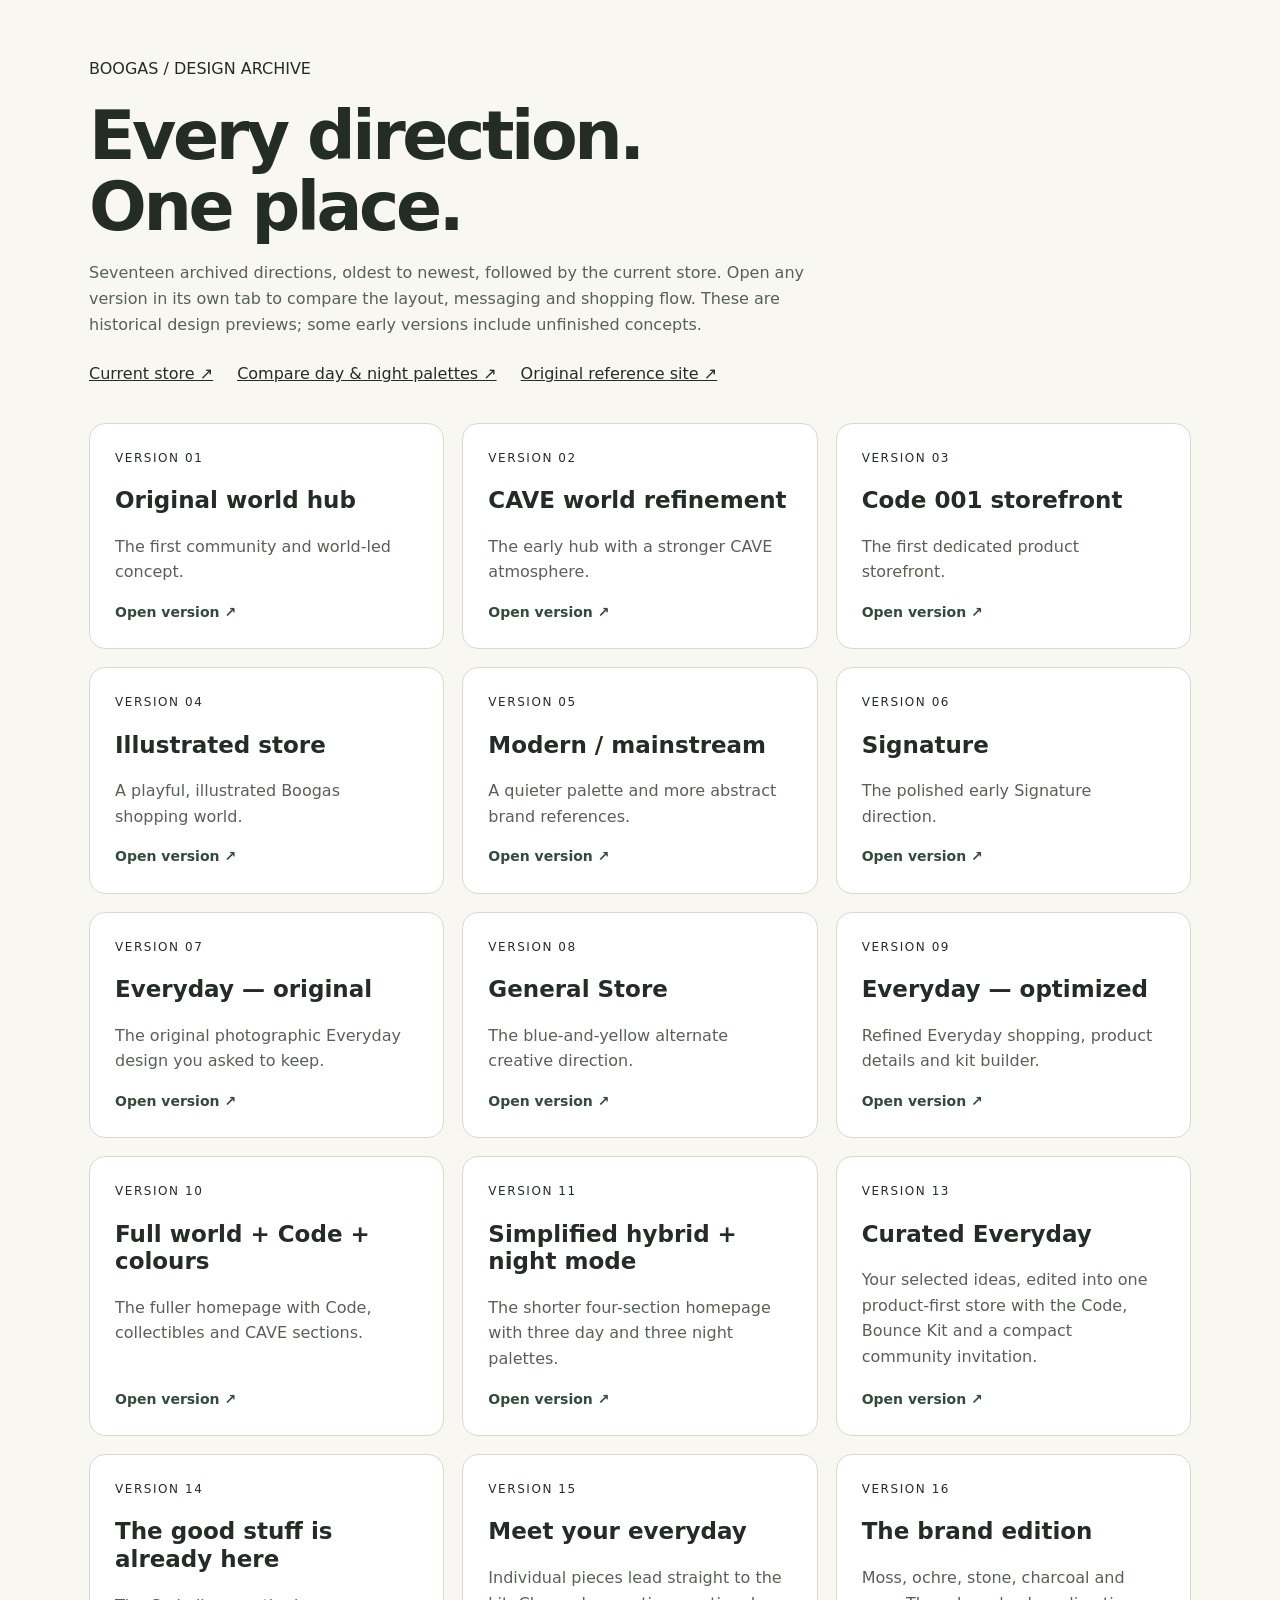
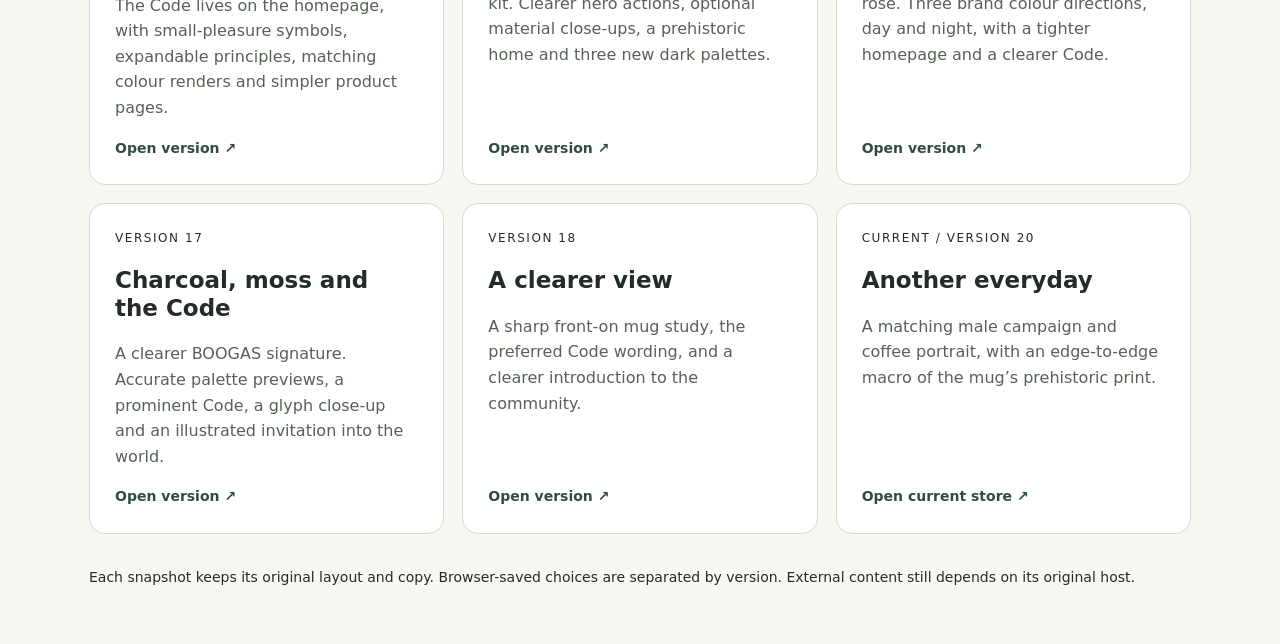
<file: compare.html>
<!doctype html><html lang="en"><meta charset="utf-8"><meta name="viewport" content="width=device-width,initial-scale=1"><title>BOOGAS — Design archive</title><style>*{box-sizing:border-box}body{margin:0;background:#f8f7f2;color:#232d26;font:16px/1.6 system-ui,sans-serif}main{max-width:1150px;margin:auto;padding:56px 24px}header{max-width:740px;margin-bottom:36px}h1{font-size:clamp(36px,6vw,68px);line-height:1.05;letter-spacing:-.05em;margin:18px 0}h2{font-size:23px;line-height:1.2}p{color:#566254}a{color:inherit}nav{display:flex;gap:24px;flex-wrap:wrap;margin:24px 0}.grid{display:grid;grid-template-columns:repeat(auto-fit,minmax(min(100%,280px),1fr));gap:18px}.card{display:flex;flex-direction:column;border:1px solid #d4dcd0;border-radius:16px;padding:25px;text-decoration:none;background:#fff}.card:hover,.card:focus-visible{outline:2px solid #314c3b}.card span{font-size:12px;letter-spacing:.13em}.card p{flex:1;margin-top:0}.card b{font-size:14px;color:#314c3b}footer{padding-top:32px;font-size:14px}</style><main><header><span>BOOGAS / DESIGN ARCHIVE</span><h1>Every direction.<br>One place.</h1><p>Seventeen archived directions, oldest to newest, followed by the current store. Open any version in its own tab to compare the layout, messaging and shopping flow. These are historical design previews; some early versions include unfinished concepts.</p><nav><a href="index.html">Current store ↗</a><a href="index.html#colours">Compare day & night palettes ↗</a><a href="https://majestic-biscuit-10ef9e.netlify.app/" target="_blank" rel="noopener">Original reference site ↗</a></nav></header><div class="grid"><a class="card" href="history/v01/index.html" target="_blank" rel="noopener"><span>VERSION 01</span><h2>Original world hub</h2><p>The first community and world-led concept.</p><b>Open version ↗</b></a><a class="card" href="history/v02/index.html" target="_blank" rel="noopener"><span>VERSION 02</span><h2>CAVE world refinement</h2><p>The early hub with a stronger CAVE atmosphere.</p><b>Open version ↗</b></a><a class="card" href="history/v03/index.html" target="_blank" rel="noopener"><span>VERSION 03</span><h2>Code 001 storefront</h2><p>The first dedicated product storefront.</p><b>Open version ↗</b></a><a class="card" href="history/v04/index.html" target="_blank" rel="noopener"><span>VERSION 04</span><h2>Illustrated store</h2><p>A playful, illustrated Boogas shopping world.</p><b>Open version ↗</b></a><a class="card" href="history/v05/index.html" target="_blank" rel="noopener"><span>VERSION 05</span><h2>Modern / mainstream</h2><p>A quieter palette and more abstract brand references.</p><b>Open version ↗</b></a><a class="card" href="history/v06/index.html" target="_blank" rel="noopener"><span>VERSION 06</span><h2>Signature</h2><p>The polished early Signature direction.</p><b>Open version ↗</b></a><a class="card" href="history/v07/index.html" target="_blank" rel="noopener"><span>VERSION 07</span><h2>Everyday — original</h2><p>The original photographic Everyday design you asked to keep.</p><b>Open version ↗</b></a><a class="card" href="history/v08/index.html" target="_blank" rel="noopener"><span>VERSION 08</span><h2>General Store</h2><p>The blue-and-yellow alternate creative direction.</p><b>Open version ↗</b></a><a class="card" href="history/v09/index.html" target="_blank" rel="noopener"><span>VERSION 09</span><h2>Everyday — optimized</h2><p>Refined Everyday shopping, product details and kit builder.</p><b>Open version ↗</b></a><a class="card" href="history/v10/index.html" target="_blank" rel="noopener"><span>VERSION 10</span><h2>Full world + Code + colours</h2><p>The fuller homepage with Code, collectibles and CAVE sections.</p><b>Open version ↗</b></a><a class="card" href="history/v11/index.html" target="_blank" rel="noopener"><span>VERSION 11</span><h2>Simplified hybrid + night mode</h2><p>The shorter four-section homepage with three day and three night palettes.</p><b>Open version ↗</b></a><a class="card" href="history/v13/index.html" target="_blank" rel="noopener"><span>VERSION 13</span><h2>Curated Everyday</h2><p>Your selected ideas, edited into one product-first store with the Code, Bounce Kit and a compact community invitation.</p><b>Open version ↗</b></a><a class="card" href="history/v14/index.html"><span>VERSION 14</span><h2>The good stuff is already here</h2><p>The Code lives on the homepage, with small-pleasure symbols, expandable principles, matching colour renders and simpler product pages.</p><b>Open version ↗</b></a><a class="card" href="history/v15/index.html"><span>VERSION 15</span><h2>Meet your everyday</h2><p>Individual pieces lead straight to the kit. Clearer hero actions, optional material close-ups, a prehistoric home and three new dark palettes.</p><b>Open version ↗</b></a><a class="card" href="history/v16/index.html?palette=brand-moss&amp;mode=dark"><span>VERSION 16</span><h2>The brand edition</h2><p>Moss, ochre, stone, charcoal and rose. Three brand colour directions, day and night, with a tighter homepage and a clearer Code.</p><b>Open version ↗</b></a><a class="card" href="history/v17/index.html?palette=brand-moss&amp;mode=dark"><span>VERSION 17</span><h2>Charcoal, moss and the Code</h2><p>A clearer BOOGAS signature. Accurate palette previews, a prominent Code, a glyph close-up and an illustrated invitation into the world.</p><b>Open version ↗</b></a><a class="card" href="history/v18/index.html?palette=brand-moss&amp;mode=dark"><span>VERSION 18</span><h2>A clearer view</h2><p>A sharp front-on mug study, the preferred Code wording, and a clearer introduction to the community.</p><b>Open version ↗</b></a><a class="card" href="index.html?palette=brand-moss&amp;mode=dark"><span>CURRENT / VERSION 20</span><h2>Another everyday</h2><p>A matching male campaign and coffee portrait, with an edge-to-edge macro of the mug’s prehistoric print.</p><b>Open current store ↗</b></a></div><footer>Each snapshot keeps its original layout and copy. Browser-saved choices are separated by version. External content still depends on its original host.</footer></main></html>
</file>
